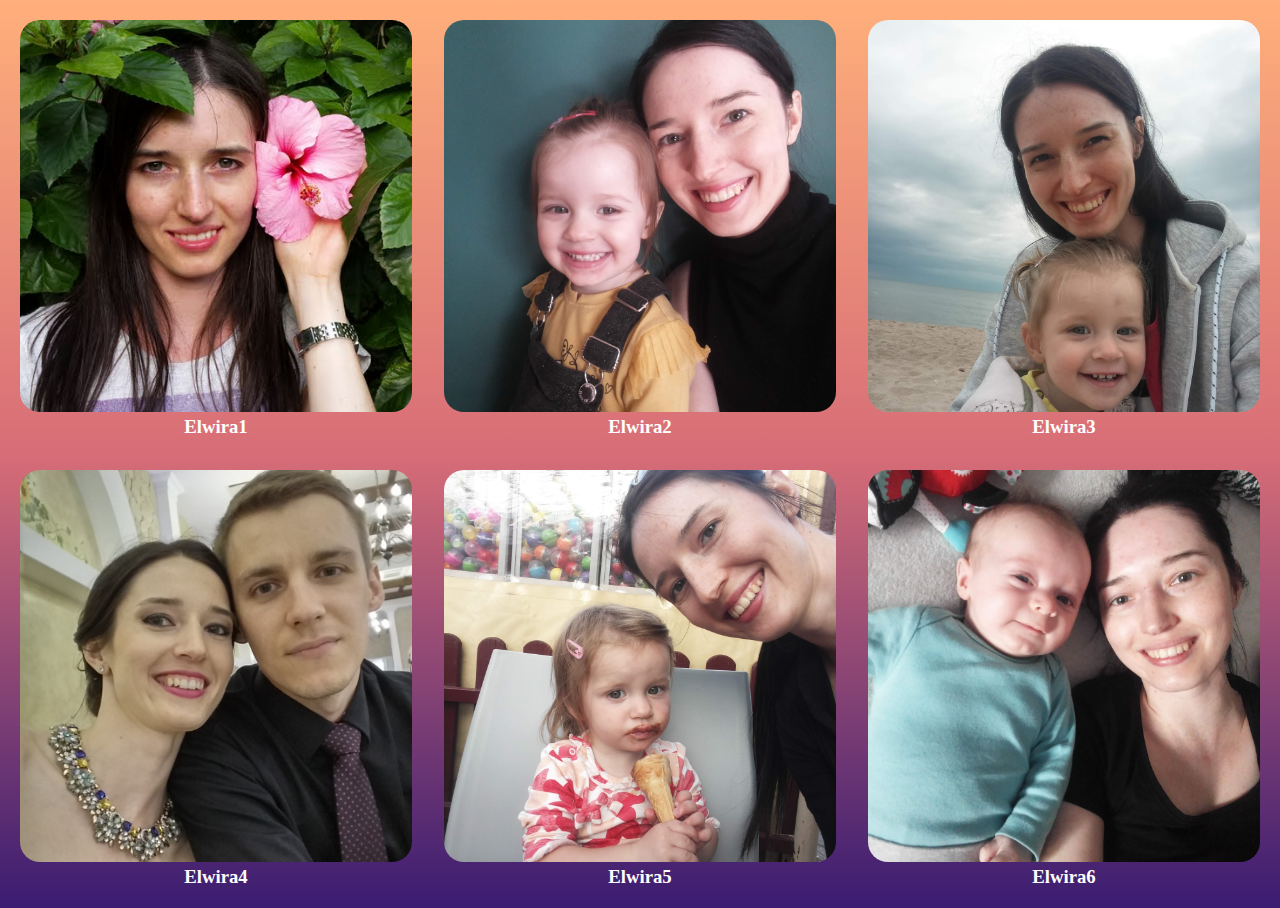
<file: elwira.html>
<!DOCTYPE html>
<html lang="en">
  <head>
    <meta charset="UTF-8" />
    <meta http-equiv="X-UA-Compatible" content="IE=edge" />
    <meta name="viewport" content="width=device-width, initial-scale=1.0" />
    <title>The Family</title>
    <link rel="stylesheet" href="elwira.css" />
    <meta
      name="description"
      content="Strona poświęcona rodzinie - Elwirze, Jakubie, Łucji i Tymonowi Bisikiewicz"
    />
    <meta http-equiv="X-UA-Compatible" content="IE=7" />
    <meta http-equiv="X-UA-Compatible" content="ie=edge" />
    <link
      rel="apple-touch-icon"
      sizes="180x180"
      href="/img/fav/apple-touch-icon.png"
    />
    <link
      rel="icon"
      type="image/png"
      sizes="32x32"
      href="/img/fav/favicon-32x32.png"
    />
    <link
      rel="icon"
      type="image/png"
      sizes="16x16"
      href="/img/fav/favicon-16x16.png"
    />
    <link rel="manifest" href="/site.webmanifest" />
    <link rel="mask-icon" href="/safari-pinned-tab.svg" color="#5bbad5" />
    <meta name="msapplication-TileColor" content="#da532c" />
    <meta name="theme-color" content="#ffffff" />
  </head>
  <body>
    <div class="container">
      <div class="grid">
        <div class="card">
          <img src="/img/20150914_175751.jpg" alt="" class="img img--1" />
          <div class="card-text">
            <h3 class="text text--1">Elwira1</h3>
          </div>
        </div>
        <div class="card">
          <img src="/img/20200412_094827.jpg" alt="" class="img img--2" />
          <div class="card-text">
            <h3 class="text text--2">Elwira2</h3>
          </div>
        </div>
        <div class="card">
          <img src="/img/20190818_174315_HDR.jpg" alt="" class="img img--3" />
          <div class="card-text">
            <h3 class="text text--3">Elwira3</h3>
          </div>
        </div>
        <div class="card">
          <img src="/img/20160716_181001_HDR.jpg" alt="" class="img img--4" />
          <div class="card-text">
            <h3 class="text text--4">Elwira4</h3>
          </div>
        </div>
        <div class="card">
          <img src="/img/20190819_183247.jpg" alt="" class="img img--5" />
          <div class="card-text">
            <h3 class="text text--5">Elwira5</h3>
          </div>
        </div>
        <div class="card">
          <img src="/img/20200315_164317.jpg" alt="" class="img img--6" />
          <div class="card-text">
            <h3 class="text text--6">Elwira6</h3>
          </div>
        </div>
      </div>
    </div>
  </body>
</html>
</file>
<file: elwira.css>
* {
  margin: 0;
  padding: 0;
  box-sizing: border-box;
}
img {
  max-width: 100%;
}
body {
  background: #3a1c71; /* fallback for old browsers */
  background: -webkit-linear-gradient(
    to bottom,
    #ffaf7b,
    #d76d77,
    #3a1c71
  ); /* Chrome 10-25, Safari 5.1-6 */
  background: linear-gradient(
    to bottom,
    #ffaf7b,
    #d76d77,
    #3a1c71
  ); /* W3C, IE 10+/ Edge, Firefox 16+, Chrome 26+, Opera 12+, Safari 7+ */
  height: 100%;
}
.container {
  margin: 20px;
}
.grid {
  display: grid;
  grid-template-columns: 1fr 1fr 1fr;
  gap: 2rem;
}

.card {
}
img {
  border-radius: 20px;
  width: 100%;
  aspect-ratio: 1 / 1;
  object-fit: cover;
  background-color: #3a1c71;
}

.text {
  color: white;
  text-align: center;
}
</file>
